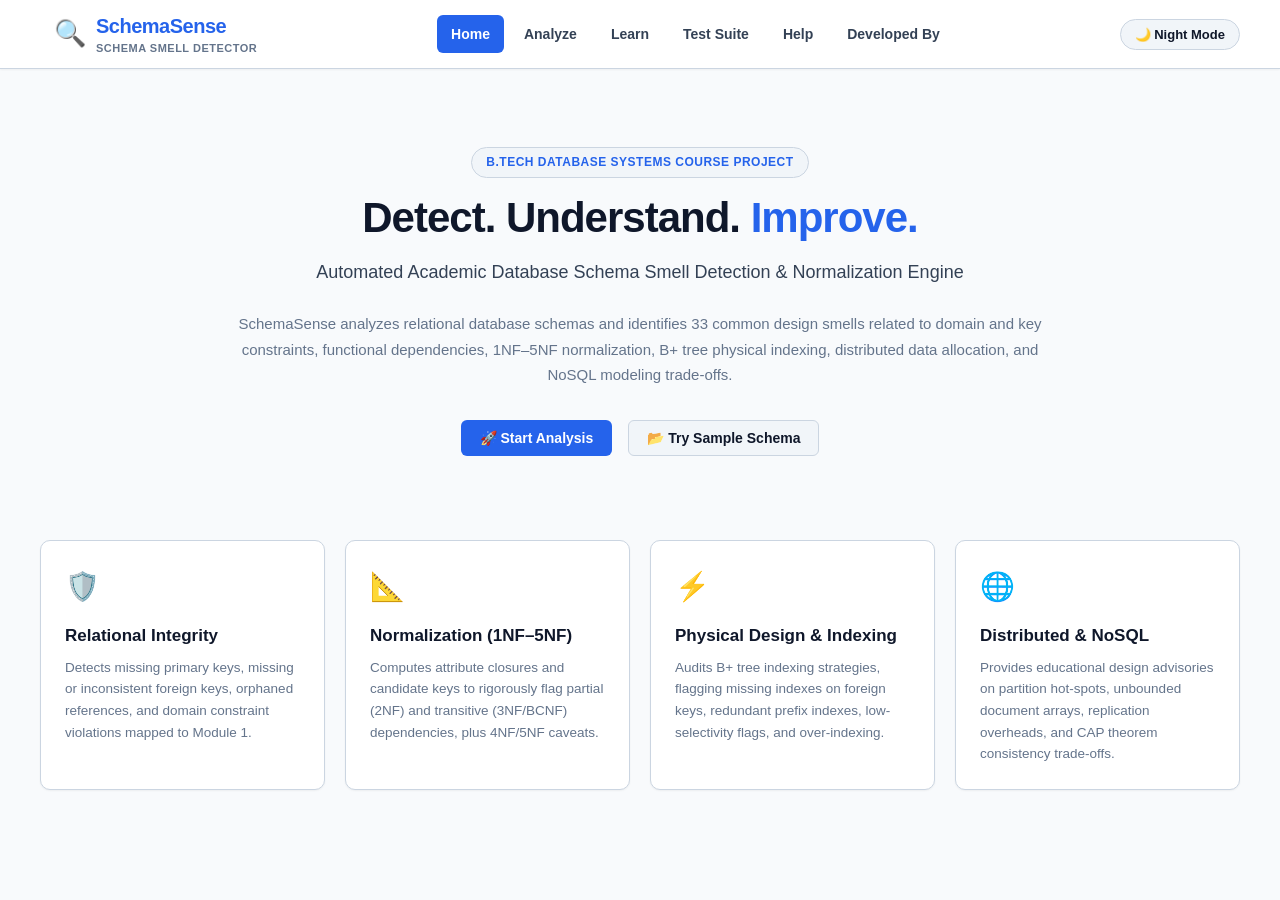
<file: templates/index.html>
<!DOCTYPE html>
<html lang="en" data-theme="light">
<head>
    <meta charset="UTF-8">
    <meta name="viewport" content="width=device-width, initial-scale=1.0">
    <title>SchemaSense – Database Schema Smell Detector</title>
    <link rel="stylesheet" href="/static/css/style.css">
</head>
<body>

    <!-- ==========================================================================
         TOP NAVIGATION BAR
         ========================================================================== -->
    <header class="site-header">
        <div class="header-inner">
            <div class="logo-area nav-link" data-view="home">
                <span class="logo-icon">🔍</span>
                <div>
                    <span class="logo-title">SchemaSense</span>
                    <span class="logo-subtitle">Schema Smell Detector</span>
                </div>
            </div>

            <nav class="main-nav">
                <a href="#" class="nav-link active" data-view="home">Home</a>
                <a href="#" class="nav-link" data-view="analyze">Analyze</a>
                <a href="#" class="nav-link" data-view="learn">Learn</a>
                <a href="#" class="nav-link" data-view="tests">Test Suite</a>
                <a href="#" class="nav-link" data-view="help">Help</a>
                <a href="#" class="nav-link" data-view="developed-by">Developed By</a>
            </nav>

            <div class="header-actions">
                <button class="btn-theme-toggle" id="theme-toggle-btn" title="Toggle Day / Night Mode">
                    🌙 Night Mode
                </button>
            </div>
        </div>
    </header>

    <!-- ==========================================================================
         1. HOME VIEW
         ========================================================================== -->
    <main id="view-home" class="page-view active">
        <section class="hero-section">
            <div class="hero-badge">B.Tech Database Systems Course Project</div>
            <h1 class="hero-title">Detect. Understand. <span>Improve.</span></h1>
            <p class="hero-tagline">Automated Academic Database Schema Smell Detection & Normalization Engine</p>
            <p class="hero-description">
                SchemaSense analyzes relational database schemas and identifies 33 common design smells related to
                domain and key constraints, functional dependencies, 1NF–5NF normalization, B+ tree physical indexing,
                distributed data allocation, and NoSQL modeling trade-offs.
            </p>
            <div class="hero-buttons">
                <button class="btn btn-primary" id="cta-start-analysis">🚀 Start Analysis</button>
                <button class="btn btn-secondary" id="cta-try-sample">📂 Try Sample Schema</button>
            </div>
        </section>

        <div class="home-features-grid">
            <div class="feature-card">
                <div class="feature-icon">🛡️</div>
                <h3>Relational Integrity</h3>
                <p>Detects missing primary keys, missing or inconsistent foreign keys, orphaned references, and domain constraint violations mapped to Module 1.</p>
            </div>
            <div class="feature-card">
                <div class="feature-icon">📐</div>
                <h3>Normalization (1NF–5NF)</h3>
                <p>Computes attribute closures and candidate keys to rigorously flag partial (2NF) and transitive (3NF/BCNF) dependencies, plus 4NF/5NF caveats.</p>
            </div>
            <div class="feature-card">
                <div class="feature-icon">⚡</div>
                <h3>Physical Design & Indexing</h3>
                <p>Audits B+ tree indexing strategies, flagging missing indexes on foreign keys, redundant prefix indexes, low-selectivity flags, and over-indexing.</p>
            </div>
            <div class="feature-card">
                <div class="feature-icon">🌐</div>
                <h3>Distributed & NoSQL</h3>
                <p>Provides educational design advisories on partition hot-spots, unbounded document arrays, replication overheads, and CAP theorem consistency trade-offs.</p>
            </div>
        </div>
    </main>

    <!-- ==========================================================================
         2. ANALYZE VIEW
         ========================================================================== -->
    <main id="view-analyze" class="page-view">
        <!-- Visual Processing Pipeline Stepper -->
        <div class="pipeline-stepper" title="Demonstration Processing Pipeline">
            <div class="pipeline-step completed" id="pipe-step-1">
                <span class="step-circle">1</span>
                <span>Input</span>
            </div>
            <span class="step-divider">→</span>
            <div class="pipeline-step completed" id="pipe-step-2">
                <span class="step-circle">2</span>
                <span>SQL Parsing</span>
            </div>
            <span class="step-divider">→</span>
            <div class="pipeline-step completed" id="pipe-step-3">
                <span class="step-circle">3</span>
                <span>Schema Extraction</span>
            </div>
            <span class="step-divider">→</span>
            <div class="pipeline-step completed" id="pipe-step-4">
                <span class="step-circle">4</span>
                <span>Constraints</span>
            </div>
            <span class="step-divider">→</span>
            <div class="pipeline-step completed" id="pipe-step-5">
                <span class="step-circle">5</span>
                <span>Dependency Analysis</span>
            </div>
            <span class="step-divider">→</span>
            <div class="pipeline-step completed" id="pipe-step-6">
                <span class="step-circle">6</span>
                <span>Normalization</span>
            </div>
            <span class="step-divider">→</span>
            <div class="pipeline-step completed" id="pipe-step-7">
                <span class="step-circle">7</span>
                <span>Smell Detection</span>
            </div>
            <span class="step-divider">→</span>
            <div class="pipeline-step completed" id="pipe-step-8">
                <span class="step-circle">8</span>
                <span>Recommendations</span>
            </div>
            <span class="step-divider">→</span>
            <div class="pipeline-step completed" id="pipe-step-9">
                <span class="step-circle">9</span>
                <span>Visualization</span>
            </div>
            <span class="step-divider">→</span>
            <div class="pipeline-step completed" id="pipe-step-10">
                <span class="step-circle">10</span>
                <span>Report</span>
            </div>
        </div>

        <!-- Sample Loader Bar -->
        <div class="sample-bar">
            <div class="sample-controls">
                <label for="sample-schema-select"><strong>Sample Schema:</strong></label>
                <select id="sample-schema-select" class="form-select">
                    <option value="student-mgmt">Sample 1: Student Management (3NF violation, missing constraints)</option>
                    <option value="hospital-mgmt">Sample 2: Hospital Management (repeating groups, 1NF multivalued)</option>
                    <option value="ecommerce-system">Sample 3: E-Commerce System (2NF violation, duplicate index)</option>
                    <option value="library-mgmt">Sample 4: Library Management (relationship smells, non-atomic)</option>
                    <option value="perfect-schema">Benchmark: Perfectly Designed Academic Schema (All Pass)</option>
                </select>
                <button class="btn btn-secondary" id="btn-load-sample">Load Sample</button>
            </div>
            <div id="sample-description-box"></div>
        </div>

        <!-- Input Mode Tabs -->
        <div class="input-tabs-nav">
            <button class="input-tab-btn active" data-pane="pane-sql">Tab 1: SQL DDL Input</button>
            <button class="input-tab-btn" data-pane="pane-visual">Tab 2: Visual Schema Builder</button>
            <button class="input-tab-btn" data-pane="pane-advanced">Tab 3: Advanced Analysis (FDs & Distributed)</button>
        </div>

        <!-- Tab 1: SQL DDL Input -->
        <div class="input-tab-pane active" id="pane-sql">
            <div class="editor-box">
                <textarea id="sql-input" class="sql-textarea" placeholder="Paste SQL CREATE TABLE / CREATE INDEX statements here..." spellcheck="false"></textarea>
            </div>
        </div>

        <!-- Tab 2: Visual Schema Input -->
        <div class="input-tab-pane" id="pane-visual">
            <div style="margin-bottom: 12px;">
                <button class="btn btn-secondary" id="btn-visual-add-table">+ Add Table</button>
                <span class="text-muted" style="margin-left: 10px; font-size: 13px;">Define tables and attributes visually.</span>
            </div>
            <div id="visual-tables-list"></div>
        </div>

        <!-- Tab 3: Advanced Analysis Options -->
        <div class="input-tab-pane" id="pane-advanced">
            <div style="display: grid; grid-template-columns: repeat(auto-fit, minmax(320px, 1fr)); gap: 16px;">
                <div class="chart-card">
                    <h4>Functional Dependencies (Optional)</h4>
                    <p class="text-muted" style="font-size: 12px; margin-bottom: 8px;">Enter one per line, e.g., <code>student_id -> student_name, dept_id</code></p>
                    <textarea id="fd-input" class="fd-textarea" style="min-height: 140px;" placeholder="student_id -> student_name, department_id&#10;department_id -> department_name" spellcheck="false"></textarea>
                </div>
                <div class="chart-card">
                    <h4>Workload & Physical Design Options</h4>
                    <div style="margin-bottom: 10px;">
                        <label style="font-size: 12px; font-weight: bold;">Frequently Queried Filter Columns (comma separated):</label>
                        <input type="text" id="adv-search-cols" class="form-input" style="width: 100%; margin-top: 4px;" placeholder="Orders.customer_id, Student.department_id">
                    </div>
                    <div style="margin-bottom: 10px;">
                        <label style="font-size: 12px; font-weight: bold;">NoSQL Model Type (Optional):</label>
                        <select id="adv-nosql-model" class="form-select" style="width: 100%; margin-top: 4px;">
                            <option value="none">None (Standard Relational RDBMS)</option>
                            <option value="document">Document Database (e.g. MongoDB)</option>
                            <option value="key-value">Key-Value Store (e.g. DynamoDB / Redis)</option>
                            <option value="columnar">Wide-Column Store (e.g. Cassandra)</option>
                            <option value="graph">Graph Database (e.g. Neo4j)</option>
                        </select>
                    </div>
                    <div style="margin-bottom: 10px;">
                        <label style="font-size: 12px; font-weight: bold;">Partition Key Candidate:</label>
                        <input type="text" id="adv-partition-key" class="form-input" style="width: 100%; margin-top: 4px;" placeholder="e.g. status, user_id, date">
                    </div>
                    <div style="display: flex; gap: 12px;">
                        <div style="flex: 1;">
                            <label style="font-size: 12px; font-weight: bold;">Replication Factor:</label>
                            <input type="number" id="adv-repl-factor" class="form-input" style="width: 100%; margin-top: 4px;" value="1" min="1" max="10">
                        </div>
                        <div style="flex: 1;">
                            <label style="font-size: 12px; font-weight: bold;">Fragmentation:</label>
                            <select id="adv-fragmentation" class="form-select" style="width: 100%; margin-top: 4px;">
                                <option value="none">None</option>
                                <option value="horizontal">Horizontal</option>
                                <option value="vertical">Vertical</option>
                                <option value="hybrid">Hybrid</option>
                            </select>
                        </div>
                    </div>
                    <div style="margin-top: 12px;">
                        <label style="font-size: 12px; font-weight: bold;">Stated CAP Priorities:</label>
                        <div style="display: flex; gap: 14px; margin-top: 4px;">
                            <label class="checkbox-label"><input type="checkbox" id="cap-c" checked> Consistency (C)</label>
                            <label class="checkbox-label"><input type="checkbox" id="cap-a" checked> Availability (A)</label>
                            <label class="checkbox-label"><input type="checkbox" id="cap-p"> Partition Tolerance (P)</label>
                        </div>
                    </div>
                </div>
            </div>
        </div>

        <!-- Action Buttons -->
        <div class="action-bar" style="margin-top: 16px;">
            <button class="btn btn-primary" id="btn-run-analysis" style="font-size: 15px; padding: 10px 24px;">
                ⚡ Analyze Schema
            </button>
            <button class="btn btn-outline" id="btn-clear-input">Clear</button>
        </div>

        <!-- Error Container -->
        <div id="analysis-error-box" style="display: none; margin-bottom: 24px;"></div>

        <!-- ==========================================================================
             RESULTS DASHBOARD (DISPLAYED AFTER ANALYSIS)
             ========================================================================== -->
        <section id="results-section">
            <!-- Health & Export Bar -->
            <div class="results-header-card">
                <div class="health-status-block">
                    <div>
                        <span class="info-label">Overall Schema Health</span>
                        <div id="res-health-badge" class="health-badge health-good">Good</div>
                    </div>
                    <div style="max-width: 480px;">
                        <p id="res-health-desc" style="font-size: 13.5px; color: var(--text-secondary);"></p>
                    </div>
                </div>
                <div style="display: flex; gap: 8px; flex-wrap: wrap;">
                    <button class="btn btn-primary btn-sm" id="btn-download-pdf">📄 Download PDF Report</button>
                    <button class="btn btn-secondary btn-sm" id="btn-download-txt">📝 Download TXT Report</button>
                    <button class="btn btn-outline btn-sm" id="btn-download-json">{ } JSON Export</button>
                </div>
            </div>

            <!-- Metrics Summary Tiles -->
            <div class="metrics-summary-bar">
                <div class="metric-tile">
                    <div class="metric-num" id="metric-tables">0</div>
                    <div class="metric-label">Tables</div>
                </div>
                <div class="metric-tile">
                    <div class="metric-num" id="metric-columns">0</div>
                    <div class="metric-label">Columns</div>
                </div>
                <div class="metric-tile">
                    <div class="metric-num" id="metric-pks">0</div>
                    <div class="metric-label">Primary Keys</div>
                </div>
                <div class="metric-tile">
                    <div class="metric-num" id="metric-fks">0</div>
                    <div class="metric-label">Foreign Keys</div>
                </div>
                <div class="metric-tile">
                    <div class="metric-num" id="metric-indexes">0</div>
                    <div class="metric-label">Indexes</div>
                </div>
                <div class="metric-tile">
                    <div class="metric-num" id="metric-highest-nf" style="font-size: 16px; margin-top: 4px;">1NF</div>
                    <div class="metric-label">Overall Normal Form</div>
                </div>
                <div class="metric-tile">
                    <div class="metric-num" id="count-critical" style="color: #ef4444;">0</div>
                    <div class="metric-label">Critical Issues</div>
                </div>
                <div class="metric-tile">
                    <div class="metric-num" id="count-warning" style="color: #f59e0b;">0</div>
                    <div class="metric-label">Warnings</div>
                </div>
                <div class="metric-tile">
                    <div class="metric-num" id="count-suggestion" style="color: #3b82f6;">0</div>
                    <div class="metric-label">Suggestions</div>
                </div>
            </div>

            <!-- Charts Grid -->
            <div class="charts-grid">
                <div class="chart-card">
                    <h4>Smells by Category</h4>
                    <div id="chart-categories"></div>
                </div>
                <div class="chart-card">
                    <h4>Severity Distribution</h4>
                    <div id="chart-severity"></div>
                </div>
                <div class="chart-card">
                    <h4>Table-wise Smell Count</h4>
                    <div id="chart-tables"></div>
                </div>
            </div>

            <!-- Stepwise Normalization Ladder -->
            <div class="norm-section-card">
                <h3 style="font-size: 18px; margin-bottom: 6px; color: var(--text-primary);">Stepwise Normalization Analysis (1NF – 5NF)</h3>
                <p class="text-muted" style="font-size: 13px; margin-bottom: 16px;">
                    Algorithmically evaluates compliance through attribute closures, Armstrong's axioms, and candidate keys.
                </p>
                <div id="norm-ladder-container"></div>
            </div>

            <!-- Interactive SVG ER Diagram -->
            <div class="er-section-card">
                <h3 style="font-size: 18px; margin-bottom: 6px; color: var(--text-primary);">Relational Schema & Constraint Visualization</h3>
                <p class="text-muted" style="font-size: 13px; margin-bottom: 16px;">
                    Entity relationships with foreign keys and problem highlights.
                </p>
                <div class="er-canvas-wrapper" id="er-diagram-container"></div>
            </div>

            <!-- Before / After Suggested Redesign -->
            <div class="er-section-card">
                <h3 style="font-size: 18px; margin-bottom: 6px; color: var(--text-primary);">Suggested Normalization Redesign (Before vs After)</h3>
                <div id="redesign-content"></div>
            </div>

            <!-- Detected Smells List -->
            <div class="smells-section">
                <div class="smells-filter-bar">
                    <div style="display: flex; gap: 12px; flex-wrap: wrap;">
                        <div class="filter-group">
                            <label for="filter-severity">Severity:</label>
                            <select id="filter-severity" class="form-select">
                                <option value="all">All Severities</option>
                                <option value="HIGH">High (Critical)</option>
                                <option value="MEDIUM">Medium (Warning)</option>
                                <option value="LOW">Low (Suggestion)</option>
                            </select>
                        </div>
                        <div class="filter-group">
                            <label for="filter-category">Category:</label>
                            <select id="filter-category" class="form-select">
                                <option value="all">All Categories</option>
                                <option value="Relational Schema">Relational Schema</option>
                                <option value="Normalization">Normalization</option>
                                <option value="Normalization Consequences / Anomalies">Anomalies</option>
                                <option value="Physical Design & Indexing">Indexing</option>
                                <option value="Distributed & NoSQL Design">Distributed / NoSQL</option>
                            </select>
                        </div>
                        <div class="filter-group">
                            <label for="filter-status">Status:</label>
                            <select id="filter-status" class="form-select">
                                <option value="all">All Statuses</option>
                                <option value="Detected">Detected</option>
                                <option value="Potential / Needs Review">Potential / Needs Review</option>
                            </select>
                        </div>
                    </div>
                    <div>
                        <button class="btn btn-outline btn-sm" id="btn-expand-all">Expand All</button>
                        <button class="btn btn-outline btn-sm" id="btn-collapse-all">Collapse All</button>
                    </div>
                </div>

                <div id="smells-list-container"></div>
            </div>

            <!-- Syllabus Concepts Demonstrated -->
            <div class="norm-section-card">
                <h4 style="font-size: 16px; margin-bottom: 8px;">📚 Database Concepts Demonstrated in this Analysis:</h4>
                <ul id="concepts-list" style="list-style: none; padding-left: 0;"></ul>
            </div>
        </section>
    </main>

    <!-- ==========================================================================
         3. LEARN VIEW (TOPICS A - T & VIDEO)
         ========================================================================== -->
    <main id="view-learn" class="page-view">
        <div style="max-width: 900px; margin: 0 auto;">
            <h2 style="font-size: 28px; font-weight: 800; margin-bottom: 8px;">Database Systems Curriculum Knowledge Base</h2>
            <p class="text-muted" style="margin-bottom: 24px;">Comprehensive academic explanations for Topics A through T mapped directly to course modules.</p>

            <!-- Embedded Educational Video -->
            <div class="chart-card" style="margin-bottom: 30px;">
                <h4>🎥 Featured Lecture: Database Normalization (1NF, 2NF, 3NF, BCNF)</h4>
                <p class="text-muted" style="font-size: 13px; margin-bottom: 12px;">Curated educational video illustrating Boyce-Codd Normal Form and functional dependencies.</p>
                <div class="video-container">
                    <iframe src="https://www.youtube.com/embed/UrYLYV7WSHM" title="Database Normalization - 1NF, 2NF, 3NF, BCNF" frameborder="0" allow="accelerometer; autoplay; clipboard-write; encrypted-media; gyroscope; picture-in-picture" allowfullscreen></iframe>
                </div>
            </div>

            <div class="learn-grid">
                <!-- A -->
                <div class="concept-card">
                    <h3>A. What is a Database Schema?</h3>
                    <p>A database schema represents the formal logical blueprint defining the structure of a database. It specifies entity relation structures, attribute names, domains/data types, and integrity constraints without storing the actual data instances themselves.</p>
                    <span class="badge badge-syllabus">Module 1</span>
                </div>

                <!-- B -->
                <div class="concept-card">
                    <h3>B. What is a Database Smell?</h3>
                    <p>A database smell is a symptom of poor schema design that violates relational theory, compromises entity or referential integrity, risks data anomalies, or degrades query performance without necessarily throwing a syntax error.</p>
                    <span class="badge badge-syllabus">Core Theory</span>
                </div>

                <!-- C -->
                <div class="concept-card">
                    <h3>C. Why Database Design Matters</h3>
                    <p>Suboptimal schemas cause severe storage bloat, inconsistent multi-row updates, broken application logic, slow table joins, and lock contention. Clean relational modeling preserves data integrity at the persistence layer.</p>
                    <span class="badge badge-syllabus">Module 1 & 2</span>
                </div>

                <!-- D -->
                <div class="concept-card">
                    <h3>D. Primary Keys & Candidate Keys</h3>
                    <p>A <em>candidate key</em> is a minimal superkey capable of uniquely identifying any tuple. The schema designer chooses one candidate key as the <em>Primary Key</em>, enforcing Entity Integrity: no part of the primary key may be NULL.</p>
                    <span class="badge badge-syllabus">Module 1</span>
                </div>

                <!-- E -->
                <div class="concept-card">
                    <h3>E. Foreign Keys & Referential Integrity</h3>
                    <p>A foreign key matches the candidate key of another (or the same) relation. Referential integrity dictates that every foreign key value must either match an existing parent key or be NULL, preventing orphaned tuples.</p>
                    <span class="badge badge-syllabus">Module 1</span>
                </div>

                <!-- F -->
                <div class="concept-card">
                    <h3>F. Functional Dependencies (FDs)</h3>
                    <p>A functional dependency \(X \rightarrow Y\) states that the values of attribute set \(X\) uniquely determine the values of attribute set \(Y\). Armstrong's Axioms (Reflexivity, Augmentation, Transitivity) form the sound and complete basis for computing closures.</p>
                    <span class="badge badge-syllabus">Module 2</span>
                </div>

                <!-- G -->
                <div class="concept-card">
                    <h3>G. First Normal Form (1NF)</h3>
                    <p>A relation is in 1NF if and only if all domain attributes are atomic (no repeating groups, comma-separated lists, or nested relations) and every tuple is uniquely distinguishable (has a primary key).</p>
                    <span class="badge badge-syllabus">Module 2</span>
                </div>

                <!-- H -->
                <div class="concept-card">
                    <h3>H. Second Normal Form (2NF)</h3>
                    <p>A relation is in 2NF if it is in 1NF and every non-prime attribute is fully functionally dependent on every candidate key. It prohibits partial dependencies where a column depends on only part of a composite key.</p>
                    <span class="badge badge-syllabus">Module 2</span>
                </div>

                <!-- I -->
                <div class="concept-card">
                    <h3>I. Third Normal Form (3NF)</h3>
                    <p>A relation is in 3NF if it is in 2NF and no non-prime attribute is transitively dependent on a candidate key. For every non-trivial \(X \rightarrow A\), either \(X\) is a superkey or \(A\) is a prime attribute.</p>
                    <span class="badge badge-syllabus">Module 2</span>
                </div>

                <!-- J -->
                <div class="concept-card">
                    <h3>J. Boyce-Codd Normal Form (BCNF)</h3>
                    <p>BCNF is a stricter version of 3NF. A relation is in BCNF if and only if for every non-trivial functional dependency \(X \rightarrow A\), determinant \(X\) is a superkey. It eliminates anomalies when overlapping composite keys exist.</p>
                    <span class="badge badge-syllabus">Module 2</span>
                </div>

                <!-- K -->
                <div class="concept-card">
                    <h3>K. Fourth Normal Form (4NF)</h3>
                    <p>A relation is in 4NF if it is in BCNF and contains no non-trivial Multivalued Dependencies (MVDs, \(X \twoheadrightarrow Y\)) where \(X\) is not a superkey. It prevents storing independent multi-valued facts (e.g. skills and spoken languages) together.</p>
                    <span class="badge badge-syllabus">Module 2</span>
                </div>

                <!-- L -->
                <div class="concept-card">
                    <h3>L. Fifth Normal Form (5NF / PJNF)</h3>
                    <p>Project-Join Normal Form (5NF) deals with relations that cannot be decomposed losslessly into two components, but can be decomposed into three or more projections via join dependencies (\(*\{R_1, R_2, \dots, R_n\}\)).</p>
                    <span class="badge badge-syllabus">Module 2</span>
                </div>

                <!-- M -->
                <div class="concept-card">
                    <h3>M. Database Anomalies</h3>
                    <p><strong>Update Anomaly:</strong> Changing a fact requires updating multiple rows.<br>
                    <strong>Insert Anomaly:</strong> Cannot insert an independent entity without creating dummy parent records.<br>
                    <strong>Delete Anomaly:</strong> Deleting one entity accidentally purges information about another entity.</p>
                    <span class="badge badge-syllabus">Module 2</span>
                </div>

                <!-- N -->
                <div class="concept-card">
                    <h3>N. Physical Indexing Fundamentals</h3>
                    <p>Indexes are auxiliary data structures that accelerate record retrieval at the cost of disk space and write overhead. Index selectivity measures the percentage of rows returned: high selectivity justifies index usage.</p>
                    <span class="badge badge-syllabus">Module 3</span>
                </div>

                <!-- O -->
                <div class="concept-card">
                    <h3>O. B+ Tree Indexing</h3>
                    <p>B+ Trees maintain balanced logarithmic height \(O(\log N)\) where all data records or row pointers reside in leaf nodes linked sequentially. Leftmost prefix matching allows a compound index on \((A, B)\) to satisfy searches on \(A\).</p>
                    <span class="badge badge-syllabus">Module 3</span>
                </div>

                <!-- P -->
                <div class="concept-card">
                    <h3>P. Transactions and ACID Properties</h3>
                    <p><strong>Atomicity:</strong> All-or-nothing execution.<br>
                    <strong>Consistency:</strong> Schema integrity constraints preserved.<br>
                    <strong>Isolation:</strong> Concurrency resembles serial schedule.<br>
                    <strong>Durability:</strong> Committed updates persist through system crashes.</p>
                    <span class="badge badge-syllabus">Module 4</span>
                </div>

                <!-- Q -->
                <div class="concept-card">
                    <h3>Q. Concurrency Control & Two-Phase Locking</h3>
                    <p>Strict Two-Phase Locking (2PL) guarantees conflict serializability by dividing transaction lock acquisition into a Growing Phase (only acquiring locks) and a Shrinking Phase (releasing locks upon commit).</p>
                    <span class="badge badge-syllabus">Module 4</span>
                </div>

                <!-- R -->
                <div class="concept-card">
                    <h3>R. Distributed Databases & Fragmentation</h3>
                    <p>Data can be partitioned across nodes horizontally (rows split by predicate), vertically (columns split by access pattern), or hybrid. Poor fragmentation boundaries trigger expensive distributed joins.</p>
                    <span class="badge badge-syllabus">Module 5</span>
                </div>

                <!-- S -->
                <div class="concept-card">
                    <h3>S. CAP Theorem & PACELC</h3>
                    <p>In the presence of a network partition (\(P\)), a distributed system must choose between Consistency (\(C\)) and Availability (\(A\)). In absence of partition, the system trades off Latency (\(L\)) and Consistency (\(C\)).</p>
                    <span class="badge badge-syllabus">Module 5</span>
                </div>

                <!-- T -->
                <div class="concept-card">
                    <h3>T. NoSQL Database Models</h3>
                    <p>Includes Key-Value (simple primary lookup), Document (hierarchical JSON/BSON with embedding vs referencing trade-offs), Column-family (sparse wide columns), and Graph databases (optimized for recursive traversal).</p>
                    <span class="badge badge-syllabus">Module 5</span>
                </div>
            </div>

            <!-- References Section -->
            <div class="norm-section-card" style="margin-top: 36px;">
                <h3 style="font-size: 18px; margin-bottom: 12px; color: var(--text-primary);">Academic References & Bibliography</h3>
                <ul style="padding-left: 20px; line-height: 1.8; font-size: 13.5px; color: var(--text-secondary);">
                    <li><strong>Silberschatz, A., Korth, H. F., & Sudarshan, S.</strong> (2020). <em>Database System Concepts</em> (7th ed.). McGraw-Hill Education.</li>
                    <li><strong>Elmasri, R., & Navathe, S. B.</strong> (2016). <em>Fundamentals of Database Systems</em> (7th ed.). Pearson.</li>
                    <li><strong>Ramakrishnan, R., & Gehrke, J.</strong> (2003). <em>Database Management Systems</em> (3rd ed.). McGraw-Hill.</li>
                    <li><strong>Codd, E. F.</strong> (1970). <em>A Relational Model of Data for Large Shared Data Banks</em>. Communications of the ACM, 13(6), 377–387.</li>
                    <li><strong>Brewer, E. A.</strong> (2012). <em>CAP twelve years later: How the "rules" have changed</em>. Computer, 45(2), 23–29.</li>
                    <li><strong>Fowler, M., & Sadalage, P. J.</strong> (2012). <em>NoSQL Distilled: A Brief Guide to the Emerging World of Polyglot Persistence</em>. Addison-Wesley.</li>
                </ul>
            </div>
        </div>
    </main>

    <!-- ==========================================================================
         4. TEST SUITE VIEW
         ========================================================================== -->
    <main id="view-tests" class="page-view">
        <div class="test-suite-card">
            <div style="display: flex; align-items: center; justify-content: space-between; margin-bottom: 16px; flex-wrap: wrap; gap: 12px;">
                <div>
                    <h2 style="font-size: 24px; font-weight: 800; color: var(--text-primary);">Automated Verification Test Suite</h2>
                    <p class="text-muted" style="font-size: 13px;">Executes 12 unit tests verifying parsing resilience, constraint validation, 1NF–5NF normalization, and physical indexing rules.</p>
                </div>
                <div style="display: flex; align-items: center; gap: 12px;">
                    <span id="test-suite-summary-badge" class="badge" style="font-size: 13px; padding: 6px 12px;">Ready</span>
                    <button class="btn btn-primary" id="btn-run-tests">▶ Run All 12 Tests</button>
                </div>
            </div>

            <div id="test-suite-results">
                <div class="chart-empty-state" style="padding: 30px; text-align: center; color: var(--text-muted);">
                    Click "Run All 12 Tests" to execute verification assertions in real time.
                </div>
            </div>
        </div>
    </main>

    <!-- ==========================================================================
         5. HELP SECTION
         ========================================================================== -->
    <main id="view-help" class="page-view">
        <div style="max-width: 860px; margin: 0 auto;">
            <h2 style="font-size: 28px; font-weight: 800; margin-bottom: 12px;">SchemaSense User Manual</h2>
            <p class="text-muted" style="margin-bottom: 24px;">Step-by-step instructions for analyzing schemas, reviewing normalization breakdowns, and generating academic reports.</p>

            <div class="norm-section-card">
                <h4 style="font-size: 16px; margin-bottom: 12px; color: var(--color-primary);">Step-by-Step Workflow Guide:</h4>
                <ol style="padding-left: 20px; line-height: 1.9; font-size: 14px; color: var(--text-secondary);">
                    <li><strong>Open the Schema Analyzer:</strong> Navigate to the <em>Analyze</em> tab in the top navigation bar.</li>
                    <li><strong>Choose Input Method:</strong>
                        <ul style="padding-left: 18px; margin: 4px 0;">
                            <li><strong>Tab 1 (SQL DDL):</strong> Paste your SQL schema statements (<code>CREATE TABLE</code>, <code>CREATE INDEX</code>).</li>
                            <li><strong>Tab 2 (Visual Schema Builder):</strong> Interactively add tables, select data types, and check Primary Key, Unique, or NOT NULL constraints.</li>
                            <li><strong>Tab 3 (Advanced Options):</strong> Optionally provide functional dependencies (<code>A -> B</code>), partition keys, or NoSQL model parameters.</li>
                        </ul>
                    </li>
                    <li><strong>Load Sample Schema (Optional):</strong> Select a built-in schema from the dropdown (e.g., Student Management) and click <em>Load Sample</em> for instant demonstration.</li>
                    <li><strong>Click "Analyze Schema":</strong> The system executes the 10-stage processing pipeline and generates real-time results.</li>
                    <li><strong>Inspect the Health Summary:</strong> Review overall schema health (Good / Needs Attention / Significant Issues) and key metric tiles.</li>
                    <li><strong>Examine Stepwise Normalization:</strong> Check the table-by-table 1NF, 2NF, 3NF, BCNF, 4NF, and 5NF status ladder.</li>
                    <li><strong>Inspect the Interactive ER Diagram:</strong> Review foreign-key arrows and glowing badges on problematic tables.</li>
                    <li><strong>Filter & Expand Smell Cards:</strong> Filter by severity (High/Medium/Low) to view specific technical explanations, schema examples, and suggestions.</li>
                    <li><strong>Compare Suggested Redesign:</strong> Review the Before vs After normalization panel to understand recommended decompositions.</li>
                    <li><strong>Download Academic Report:</strong> Export a comprehensive report in <strong>PDF</strong>, <strong>TXT</strong>, or <strong>JSON</strong> format.</li>
                </ol>
            </div>
        </div>
    </main>

    <!-- ==========================================================================
         6. DEVELOPED BY SECTION
         ========================================================================== -->
    <main id="view-developed-by" class="page-view">
        <div style="max-width: 860px; margin: 0 auto; text-align: center;">
            <div class="hero-badge">Academic Project Team</div>
            <h2 style="font-size: 30px; font-weight: 800; margin-bottom: 8px;">Project Contributors & Mentorship</h2>
            <p class="text-muted" style="margin-bottom: 36px;">B.Tech Course in Database Systems | SchemaSense Academic Capstone</p>


            <!-- Hardcoded Team Cards -->
            <div class="team-grid" style="grid-template-columns: repeat(auto-fit, minmax(220px, 1fr));">
                <!-- Team Member 1 -->
                <div class="team-card">
                    <div class="student-avatar-placeholder">👤</div>
                    <h4>Sneha Sahu</h4>
                    <div class="reg-number">Register No: 25BCE5319</div>
                    <p class="text-muted" style="font-size: 13px;">B.Tech Computer Science &amp; Engineering</p>
                </div>

                <!-- Team Member 2 -->
                <div class="team-card">
                    <div class="student-avatar-placeholder">👤</div>
                    <h4>Ananya Krishna</h4>
                    <div class="reg-number">Register No: 25BCE5333</div>
                    <p class="text-muted" style="font-size: 13px;">B.Tech Computer Science &amp; Engineering</p>
                </div>

                <!-- Team Member 3 -->
                <div class="team-card">
                    <div class="student-avatar-placeholder">👤</div>
                    <h4>Gouthamkrishna S V</h4>
                    <div class="reg-number">Register No: 25BCE5410</div>
                    <p class="text-muted" style="font-size: 13px;">B.Tech Computer Science &amp; Engineering</p>
                </div>
            </div>

            <div class="guide-box">
                <span class="info-label">Faculty Guidance</span>
                <h3 style="font-size: 20px; color: var(--color-primary); margin: 6px 0 2px;">Dr. Swaminathan Annadurai</h3>
                <div style="font-size: 14px; font-weight: 600; color: var(--text-secondary); margin-bottom: 8px;">Assistant Professor</div>
                <p class="text-muted" style="font-size: 13px;">Department of Computer Science &amp; Engineering<br>School of Computer Science &amp; Information Systems</p>
            </div>
        </div>
    </main>

    <!-- ==========================================================================
         JAVASCRIPT MODULES
         ========================================================================== -->
    <script src="/static/js/schema/schemaModel.js"></script>
    <script src="/static/js/parser/sqlParser.js"></script>
    <script src="/static/js/normalization/dependencyEngine.js"></script>
    <script src="/static/js/smells/smellRegistry.js"></script>
    <script src="/static/js/smells/relationalSmells.js"></script>
    <script src="/static/js/smells/normalizationSmells.js"></script>
    <script src="/static/js/smells/consequenceSmells.js"></script>
    <script src="/static/js/smells/indexingSmells.js"></script>
    <script src="/static/js/smells/distributedSmells.js"></script>
    <script src="/static/js/analyzer/schemaAnalyzer.js"></script>
    <script src="/static/js/visualization/erDiagram.js"></script>
    <script src="/static/js/visualization/charts.js"></script>
    <script src="/static/js/reports/reportGenerator.js"></script>
    <script src="/static/js/samples/sampleData.js"></script>
    <script src="/static/js/tests/testSuite.js"></script>
    <script src="/static/js/app.js"></script>
</body>
</html>
</file>
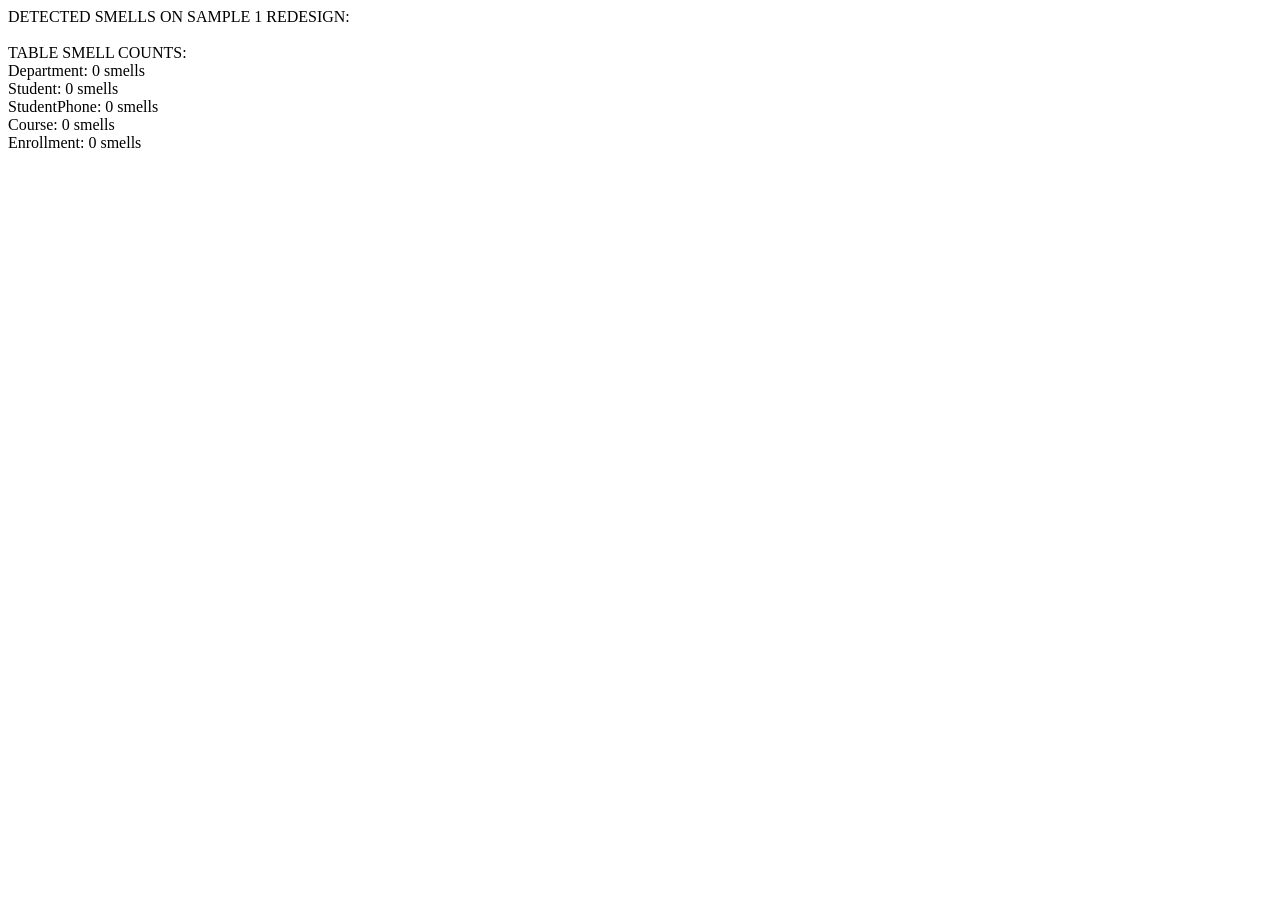
<file: templates/debug_redesign.html>
<!DOCTYPE html>
<html>
<head>
    <script src="/static/js/schema/schemaModel.js"></script>
    <script src="/static/js/parser/sqlParser.js"></script>
    <script src="/static/js/normalization/dependencyEngine.js"></script>
    <script src="/static/js/smells/smellRegistry.js"></script>
    <script src="/static/js/smells/relationalSmells.js"></script>
    <script src="/static/js/smells/normalizationSmells.js"></script>
    <script src="/static/js/smells/consequenceSmells.js"></script>
    <script src="/static/js/smells/indexingSmells.js"></script>
    <script src="/static/js/smells/distributedSmells.js"></script>
    <script src="/static/js/analyzer/schemaAnalyzer.js"></script>
    <script src="/static/js/samples/sampleData.js"></script>
</head>
<body>
    <div id="debug"></div>
    <script>
        window.addEventListener('DOMContentLoaded', () => {
            const sample1 = SAMPLE_SCHEMAS.find(s => s.id === 'student-mgmt');
            const analyzer = new SchemaAnalyzer();
            const res = analyzer.analyze(sample1.suggestedRedesign.after, { functionalDependenciesText: sample1.suggestedRedesign.redesignFDs });
            
            let out = 'DETECTED SMELLS ON SAMPLE 1 REDESIGN:\n';
            res.smells.filter(s => s.status === 'Detected').forEach(s => {
                out += `[${s.severity}] ${s.id} - ${s.name} | Affected: ${s.affectedObject} | Why: ${s.whyDetected}\n`;
            });
            out += '\nTABLE SMELL COUNTS:\n';
            for (const [t, c] of Object.entries(res.summary.tableSmellCounts)) {
                out += `${t}: ${c} smells\n`;
            }
            document.getElementById('debug').innerText = out;
            console.log(out);
        });
    </script>
</body>
</html>
</file>
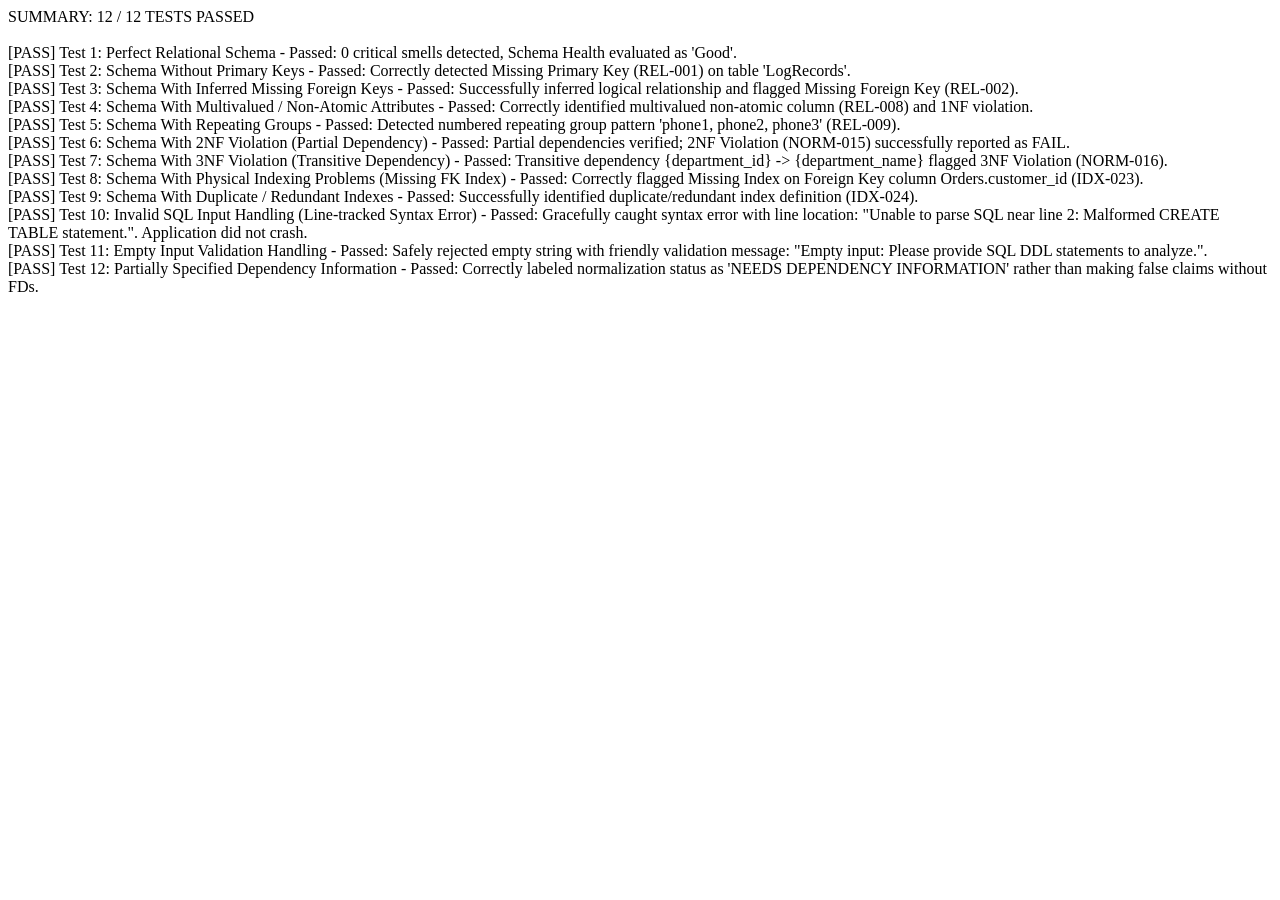
<file: templates/test_runner.html>
<!DOCTYPE html>
<html>
<head>
    <meta charset="utf-8">
    <title>SchemaSense Test Runner</title>
    <script src="/static/js/schema/schemaModel.js"></script>
    <script src="/static/js/parser/sqlParser.js"></script>
    <script src="/static/js/normalization/dependencyEngine.js"></script>
    <script src="/static/js/smells/smellRegistry.js"></script>
    <script src="/static/js/smells/relationalSmells.js"></script>
    <script src="/static/js/smells/normalizationSmells.js"></script>
    <script src="/static/js/smells/consequenceSmells.js"></script>
    <script src="/static/js/smells/indexingSmells.js"></script>
    <script src="/static/js/smells/distributedSmells.js"></script>
    <script src="/static/js/analyzer/schemaAnalyzer.js"></script>
    <script src="/static/js/tests/testSuite.js"></script>
</head>
<body>
    <div id="output">Running...</div>
    <script>
        window.addEventListener('DOMContentLoaded', async () => {
            const suite = new SchemaSenseTestSuite();
            const results = await suite.runAllTests();
            const outDiv = document.getElementById('output');
            let passed = 0;
            let report = '';
            results.forEach(r => {
                if (r.passed) passed++;
                report += `[${r.passed ? 'PASS' : 'FAIL'}] Test ${r.id}: ${r.name} - ${r.details}\n`;
            });
            report = `SUMMARY: ${passed} / ${results.length} TESTS PASSED\n\n` + report;
            outDiv.innerText = report;
            console.log(report);
            document.title = `TESTS_DONE: ${passed}/${results.length}`;
        });
    </script>
</body>
</html>
</file>
<file: static/css/style.css>
/* ==========================================================================
   SchemaSense – Academic Theme & Stylesheet
   Supports Day (Light) and Night (Dark) Modes with High Accessibility Contrast
   ========================================================================== */

:root, [data-theme="light"] {
    --bg-primary: #f8fafc;
    --bg-surface: #ffffff;
    --bg-card: #ffffff;
    --bg-input: #ffffff;
    --bg-subtle: #f1f5f9;
    --table-header-bg: #e2e8f0;
    --chart-bg: #e2e8f0;

    --text-primary: #0f172a;
    --text-secondary: #334155;
    --text-muted: #64748b;
    --border-color: #cbd5e1;
    --border-subtle: #e2e8f0;

    --color-primary: #2563eb;
    --color-primary-hover: #1d4ed8;
    --color-secondary: #475569;
    --color-accent: #0284c7;

    --badge-high-bg: #fee2e2;
    --badge-high-text: #b91c1c;
    --badge-med-bg: #fef3c7;
    --badge-med-text: #b45309;
    --badge-low-bg: #e0f2fe;
    --badge-low-text: #0369a1;

    --badge-pass-bg: #dcfce7;
    --badge-pass-text: #15803d;
    --badge-fail-bg: #fee2e2;
    --badge-fail-text: #b91c1c;
    --badge-info-bg: #fef3c7;
    --badge-info-text: #b45309;

    --shadow-sm: 0 1px 2px 0 rgb(0 0 0 / 0.05);
    --shadow-md: 0 4px 6px -1px rgb(0 0 0 / 0.1), 0 2px 4px -2px rgb(0 0 0 / 0.1);
    --shadow-lg: 0 10px 15px -3px rgb(0 0 0 / 0.1), 0 4px 6px -4px rgb(0 0 0 / 0.1);

    --code-bg: #1e293b;
    --code-text: #f8fafc;
}

[data-theme="dark"] {
    --bg-primary: #0b1120;
    --bg-surface: #111827;
    --bg-card: #1f2937;
    --bg-input: #111827;
    --bg-subtle: #1e293b;
    --table-header-bg: #374151;
    --chart-bg: #374151;

    --text-primary: #f9fafb;
    --text-secondary: #e5e7eb;
    --text-muted: #9ca3af;
    --border-color: #374151;
    --border-subtle: #1f2937;

    --color-primary: #3b82f6;
    --color-primary-hover: #60a5fa;
    --color-secondary: #94a3b8;
    --color-accent: #38bdf8;

    --badge-high-bg: #7f1d1d;
    --badge-high-text: #fecaca;
    --badge-med-bg: #78350f;
    --badge-med-text: #fef3c7;
    --badge-low-bg: #075985;
    --badge-low-text: #e0f2fe;

    --badge-pass-bg: #14532d;
    --badge-pass-text: #bbf7d0;
    --badge-fail-bg: #7f1d1d;
    --badge-fail-text: #fecaca;
    --badge-info-bg: #78350f;
    --badge-info-text: #fef3c7;

    --shadow-sm: 0 1px 2px 0 rgb(0 0 0 / 0.5);
    --shadow-md: 0 4px 6px -1px rgb(0 0 0 / 0.5);
    --shadow-lg: 0 10px 15px -3px rgb(0 0 0 / 0.5);

    --code-bg: #030712;
    --code-text: #f3f4f6;
}

/* ==========================================================================
   BASE & TYPOGRAPHY
   ========================================================================== */
* {
    box-sizing: border-box;
    margin: 0;
    padding: 0;
}

body {
    font-family: -apple-system, BlinkMacSystemFont, "Segoe UI", Roboto, "Helvetica Neue", Arial, sans-serif;
    font-size: 15px;
    line-height: 1.6;
    background-color: var(--bg-primary);
    color: var(--text-primary);
    transition: background-color 0.2s ease, color 0.2s ease;
}

code, pre {
    font-family: "SFMono-Regular", Consolas, "Liberation Mono", Menlo, Courier, monospace;
}

a {
    color: var(--color-primary);
    text-decoration: none;
}

a:hover {
    text-decoration: underline;
}

/* ==========================================================================
   NAVIGATION
   ========================================================================== */
.site-header {
    background-color: var(--bg-surface);
    border-bottom: 1px solid var(--border-color);
    position: sticky;
    top: 0;
    z-index: 1000;
    box-shadow: var(--shadow-sm);
}

.header-inner {
    max-width: 1240px;
    margin: 0 auto;
    padding: 0 20px;
    height: 68px;
    display: flex;
    align-items: center;
    justify-content: space-between;
}

.logo-area {
    display: flex;
    align-items: center;
    gap: 10px;
    cursor: pointer;
}

.logo-icon {
    font-size: 26px;
}

.logo-title {
    font-size: 20px;
    font-weight: 800;
    color: var(--color-primary);
    letter-spacing: -0.5px;
}

.logo-subtitle {
    font-size: 11px;
    text-transform: uppercase;
    color: var(--text-muted);
    font-weight: 600;
    letter-spacing: 0.5px;
    display: block;
    margin-top: -2px;
}

.main-nav {
    display: flex;
    align-items: center;
    gap: 6px;
}

.nav-link {
    padding: 8px 14px;
    font-size: 14px;
    font-weight: 600;
    color: var(--text-secondary);
    border-radius: 6px;
    transition: all 0.15s ease;
}

.nav-link:hover {
    background-color: var(--bg-subtle);
    color: var(--color-primary);
    text-decoration: none;
}

.nav-link.active {
    background-color: var(--color-primary);
    color: #ffffff;
}

.header-actions {
    display: flex;
    align-items: center;
    gap: 12px;
}

.btn-theme-toggle {
    background: var(--bg-subtle);
    border: 1px solid var(--border-color);
    color: var(--text-primary);
    padding: 7px 14px;
    border-radius: 20px;
    font-size: 13px;
    font-weight: 600;
    cursor: pointer;
    display: flex;
    align-items: center;
    gap: 6px;
    transition: all 0.15s;
}

.btn-theme-toggle:hover {
    background: var(--border-color);
}

/* ==========================================================================
   PAGE VIEWS & CONTAINERS
   ========================================================================== */
.page-view {
    display: none;
    max-width: 1240px;
    margin: 0 auto;
    padding: 30px 20px 60px;
}

.page-view.active {
    display: block;
    animation: fadeIn 0.2s ease-in-out;
}

@keyframes fadeIn {
    from { opacity: 0; transform: translateY(4px); }
    to { opacity: 1; transform: translateY(0); }
}

/* ==========================================================================
   HOME VIEW
   ========================================================================== */
.hero-section {
    text-align: center;
    padding: 48px 20px 36px;
    max-width: 860px;
    margin: 0 auto;
}

.hero-badge {
    display: inline-block;
    background: var(--bg-subtle);
    border: 1px solid var(--border-color);
    padding: 5px 14px;
    border-radius: 20px;
    font-size: 12px;
    font-weight: 700;
    text-transform: uppercase;
    letter-spacing: 0.5px;
    color: var(--color-primary);
    margin-bottom: 16px;
}

.hero-title {
    font-size: 42px;
    font-weight: 900;
    line-height: 1.15;
    letter-spacing: -1px;
    color: var(--text-primary);
    margin-bottom: 16px;
}

.hero-title span {
    color: var(--color-primary);
}

.hero-tagline {
    font-size: 18px;
    font-weight: 500;
    color: var(--text-secondary);
    margin-bottom: 24px;
}

.hero-description {
    font-size: 15px;
    color: var(--text-muted);
    line-height: 1.7;
    margin-bottom: 32px;
}

.hero-buttons {
    display: flex;
    justify-content: center;
    gap: 16px;
}

.home-features-grid {
    display: grid;
    grid-template-columns: repeat(auto-fit, minmax(260px, 1fr));
    gap: 20px;
    margin-top: 48px;
}

.feature-card {
    background: var(--bg-card);
    border: 1px solid var(--border-color);
    border-radius: 10px;
    padding: 24px;
    box-shadow: var(--shadow-sm);
    transition: transform 0.15s, box-shadow 0.15s;
}

.feature-card:hover {
    transform: translateY(-2px);
    box-shadow: var(--shadow-md);
}

.feature-icon {
    font-size: 28px;
    margin-bottom: 12px;
}

.feature-card h3 {
    font-size: 17px;
    font-weight: 700;
    margin-bottom: 8px;
    color: var(--text-primary);
}

.feature-card p {
    font-size: 13.5px;
    color: var(--text-muted);
}

/* ==========================================================================
   ANALYZE VIEW & PIPELINE STEPPER
   ========================================================================== */
.pipeline-stepper {
    display: flex;
    align-items: center;
    justify-content: space-between;
    background: var(--bg-surface);
    border: 1px solid var(--border-color);
    border-radius: 10px;
    padding: 14px 18px;
    margin-bottom: 24px;
    overflow-x: auto;
    box-shadow: var(--shadow-sm);
}

.pipeline-step {
    display: flex;
    align-items: center;
    gap: 8px;
    font-size: 12px;
    font-weight: 600;
    color: var(--text-muted);
    white-space: nowrap;
}

.step-circle {
    width: 24px;
    height: 24px;
    border-radius: 50%;
    background: var(--bg-subtle);
    border: 1px solid var(--border-color);
    display: flex;
    align-items: center;
    justify-content: center;
    font-size: 11px;
}

.pipeline-step.active .step-circle {
    background: var(--color-primary);
    color: #ffffff;
    border-color: var(--color-primary);
    box-shadow: 0 0 0 3px rgba(37, 99, 235, 0.25);
}

.pipeline-step.completed .step-circle {
    background: var(--badge-pass-bg);
    color: var(--badge-pass-text);
    border-color: var(--badge-pass-text);
}

.step-divider {
    color: var(--border-color);
    font-weight: bold;
    padding: 0 6px;
}

/* Sample Bar */
.sample-bar {
    display: flex;
    align-items: center;
    justify-content: space-between;
    background: var(--bg-surface);
    border: 1px solid var(--border-color);
    border-radius: 8px;
    padding: 12px 18px;
    margin-bottom: 20px;
    gap: 16px;
    flex-wrap: wrap;
}

.sample-controls {
    display: flex;
    align-items: center;
    gap: 10px;
}

.sample-info-banner {
    background: var(--bg-subtle);
    border-left: 4px solid var(--color-primary);
    padding: 10px 14px;
    border-radius: 4px;
    font-size: 13px;
    margin-top: 10px;
    width: 100%;
}

.syllabus-tag {
    font-size: 11px;
    color: var(--color-primary);
    font-weight: bold;
    margin-top: 4px;
}

/* Input Section Tabs */
.input-tabs-nav {
    display: flex;
    gap: 8px;
    border-bottom: 2px solid var(--border-color);
    margin-bottom: 16px;
}

.input-tab-btn {
    background: none;
    border: none;
    padding: 10px 18px;
    font-size: 14px;
    font-weight: 600;
    color: var(--text-muted);
    cursor: pointer;
    border-bottom: 2px solid transparent;
    margin-bottom: -2px;
}

.input-tab-btn:hover {
    color: var(--text-primary);
}

.input-tab-btn.active {
    color: var(--color-primary);
    border-bottom-color: var(--color-primary);
}

.input-tab-pane {
    display: none;
}

.input-tab-pane.active {
    display: block;
}

.editor-box {
    position: relative;
    margin-bottom: 16px;
}

.sql-textarea, .fd-textarea {
    width: 100%;
    min-height: 220px;
    padding: 14px;
    font-family: Consolas, monospace;
    font-size: 13.5px;
    line-height: 1.5;
    background: var(--bg-input);
    color: var(--text-primary);
    border: 1px solid var(--border-color);
    border-radius: 8px;
    resize: vertical;
    box-shadow: inset var(--shadow-sm);
}

.sql-textarea:focus, .fd-textarea:focus, .form-input:focus, .form-select:focus {
    outline: none;
    border-color: var(--color-primary);
    box-shadow: 0 0 0 3px rgba(37, 99, 235, 0.15);
}

.action-bar {
    display: flex;
    align-items: center;
    gap: 12px;
    margin-bottom: 30px;
}

/* Buttons */
.btn {
    display: inline-flex;
    align-items: center;
    justify-content: center;
    gap: 8px;
    padding: 9px 18px;
    font-size: 14px;
    font-weight: 600;
    border-radius: 6px;
    border: 1px solid transparent;
    cursor: pointer;
    transition: all 0.15s ease;
}

.btn-primary {
    background: var(--color-primary);
    color: #ffffff;
}

.btn-primary:hover {
    background: var(--color-primary-hover);
}

.btn-secondary {
    background: var(--bg-subtle);
    border-color: var(--border-color);
    color: var(--text-primary);
}

.btn-secondary:hover {
    background: var(--border-color);
}

.btn-outline {
    background: transparent;
    border-color: var(--border-color);
    color: var(--text-secondary);
}

.btn-outline:hover {
    background: var(--bg-subtle);
    color: var(--text-primary);
}

.btn-danger {
    background: var(--badge-fail-bg);
    color: var(--badge-fail-text);
    border-color: var(--badge-fail-text);
}

.btn-sm {
    padding: 4px 10px;
    font-size: 12px;
}

/* ==========================================================================
   RESULTS DASHBOARD
   ========================================================================== */
#results-section {
    display: none;
    margin-top: 30px;
}

.results-header-card {
    background: var(--bg-surface);
    border: 1px solid var(--border-color);
    border-radius: 10px;
    padding: 24px;
    box-shadow: var(--shadow-sm);
    margin-bottom: 24px;
    display: flex;
    align-items: center;
    justify-content: space-between;
    flex-wrap: wrap;
    gap: 20px;
}

.health-status-block {
    display: flex;
    align-items: center;
    gap: 16px;
}

.health-badge {
    padding: 8px 18px;
    border-radius: 20px;
    font-size: 15px;
    font-weight: 800;
    text-transform: uppercase;
    letter-spacing: 0.5px;
}

.health-good {
    background: var(--badge-pass-bg);
    color: var(--badge-pass-text);
    border: 1px solid var(--badge-pass-text);
}

.health-needs-attention {
    background: var(--badge-med-bg);
    color: var(--badge-med-text);
    border: 1px solid var(--badge-med-text);
}

.health-significant-issues {
    background: var(--badge-high-bg);
    color: var(--badge-high-text);
    border: 1px solid var(--badge-high-text);
}

.metrics-summary-bar {
    display: grid;
    grid-template-columns: repeat(auto-fit, minmax(140px, 1fr));
    gap: 12px;
    margin-bottom: 24px;
}

.metric-tile {
    background: var(--bg-card);
    border: 1px solid var(--border-color);
    border-radius: 8px;
    padding: 14px;
    text-align: center;
    box-shadow: var(--shadow-sm);
}

.metric-tile .metric-num {
    font-size: 22px;
    font-weight: 800;
    color: var(--text-primary);
}

.metric-tile .metric-label {
    font-size: 11px;
    font-weight: 600;
    text-transform: uppercase;
    color: var(--text-muted);
}

/* Charts Grid */
.charts-grid {
    display: grid;
    grid-template-columns: repeat(auto-fit, minmax(320px, 1fr));
    gap: 20px;
    margin-bottom: 30px;
}

.chart-card {
    background: var(--bg-card);
    border: 1px solid var(--border-color);
    border-radius: 10px;
    padding: 20px;
    box-shadow: var(--shadow-sm);
}

.chart-card h4 {
    font-size: 14px;
    font-weight: 700;
    margin-bottom: 14px;
    color: var(--text-primary);
    border-bottom: 1px solid var(--border-subtle);
    padding-bottom: 6px;
}

/* ==========================================================================
   NORMALIZATION LADDER
   ========================================================================== */
.norm-section-card {
    background: var(--bg-card);
    border: 1px solid var(--border-color);
    border-radius: 10px;
    padding: 24px;
    box-shadow: var(--shadow-sm);
    margin-bottom: 30px;
}

.norm-table-card {
    background: var(--bg-surface);
    border: 1px solid var(--border-color);
    border-radius: 8px;
    padding: 18px;
    margin-bottom: 16px;
}

.norm-card-header {
    display: flex;
    align-items: center;
    justify-content: space-between;
    margin-bottom: 14px;
    border-bottom: 1px solid var(--border-subtle);
    padding-bottom: 8px;
}

.norm-steps-grid {
    display: grid;
    grid-template-columns: repeat(auto-fit, minmax(180px, 1fr));
    gap: 12px;
}

.norm-step-item {
    background: var(--bg-subtle);
    border: 1px solid var(--border-color);
    border-radius: 6px;
    padding: 10px;
}

.norm-step-header {
    display: flex;
    align-items: center;
    justify-content: space-between;
    margin-bottom: 6px;
}

.norm-step-name {
    font-weight: 800;
    font-size: 13px;
}

.norm-reason {
    font-size: 11px;
    color: var(--text-muted);
    line-height: 1.4;
    margin-top: 4px;
}

/* ==========================================================================
   SMELL CARDS
   ========================================================================== */
.smells-section {
    margin-bottom: 30px;
}

.smells-filter-bar {
    display: flex;
    align-items: center;
    justify-content: space-between;
    background: var(--bg-surface);
    border: 1px solid var(--border-color);
    border-radius: 8px;
    padding: 12px 18px;
    margin-bottom: 16px;
    gap: 12px;
    flex-wrap: wrap;
}

.filter-group {
    display: flex;
    align-items: center;
    gap: 8px;
    font-size: 13px;
    font-weight: 600;
}

.smell-card {
    background: var(--bg-card);
    border: 1px solid var(--border-color);
    border-radius: 8px;
    margin-bottom: 12px;
    box-shadow: var(--shadow-sm);
    overflow: hidden;
    transition: all 0.15s ease;
}

.smell-card.severity-high {
    border-left: 5px solid #ef4444;
}

.smell-card.severity-medium {
    border-left: 5px solid #f59e0b;
}

.smell-card.severity-low {
    border-left: 5px solid #3b82f6;
}

.smell-card-header {
    padding: 14px 18px;
    cursor: pointer;
    display: flex;
    align-items: center;
    justify-content: space-between;
    background: var(--bg-surface);
    gap: 12px;
}

.smell-card-header:hover {
    background: var(--bg-subtle);
}

.smell-title-left {
    display: flex;
    align-items: center;
    gap: 10px;
    flex-wrap: wrap;
}

.smell-badge-num {
    font-size: 11px;
    font-weight: 800;
    color: var(--text-muted);
    background: var(--bg-subtle);
    padding: 2px 6px;
    border-radius: 4px;
}

.smell-name {
    font-size: 15px;
    font-weight: 700;
    color: var(--text-primary);
}

.smell-title-right {
    display: flex;
    align-items: center;
    gap: 12px;
}

.smell-affected-obj code {
    background: var(--bg-subtle);
    border: 1px solid var(--border-color);
    padding: 3px 8px;
    border-radius: 4px;
    font-size: 12px;
    color: var(--text-secondary);
}

.btn-toggle-card {
    background: none;
    border: none;
    color: var(--text-muted);
    cursor: pointer;
    font-size: 12px;
    transition: transform 0.2s ease;
}

.smell-card.expanded .btn-toggle-card {
    transform: rotate(180deg);
}

.smell-card-body {
    display: none;
    padding: 18px;
    background: var(--bg-card);
    border-top: 1px solid var(--border-subtle);
}

.smell-card.expanded .smell-card-body {
    display: block;
}

.smell-info-grid {
    display: flex;
    flex-direction: column;
    gap: 10px;
}

.smell-info-row {
    display: flex;
    flex-direction: column;
    gap: 4px;
}

.info-label {
    font-size: 11px;
    font-weight: 700;
    text-transform: uppercase;
    color: var(--text-muted);
    letter-spacing: 0.5px;
}

.info-val {
    font-size: 13.5px;
    color: var(--text-secondary);
}

.schema-snippet {
    background: var(--code-bg);
    color: var(--code-text);
    padding: 10px 14px;
    border-radius: 6px;
    font-size: 12.5px;
    overflow-x: auto;
}

.text-recommendation {
    color: #15803d;
    font-weight: 600;
}

[data-theme="dark"] .text-recommendation {
    color: #86efac;
}

/* Badges */
.badge {
    display: inline-block;
    padding: 3px 8px;
    border-radius: 4px;
    font-size: 11px;
    font-weight: 700;
    text-transform: uppercase;
    letter-spacing: 0.3px;
}

.badge-high {
    background: var(--badge-high-bg);
    color: var(--badge-high-text);
}

.badge-medium {
    background: var(--badge-med-bg);
    color: var(--badge-med-text);
}

.badge-low {
    background: var(--badge-low-bg);
    color: var(--badge-low-text);
}

.badge-pass {
    background: var(--badge-pass-bg);
    color: var(--badge-pass-text);
}

.badge-fail {
    background: var(--badge-fail-bg);
    color: var(--badge-fail-text);
}

.badge-needs-info {
    background: var(--badge-info-bg);
    color: var(--badge-info-text);
}

.badge-status-detected {
    background: var(--badge-high-bg);
    color: var(--badge-high-text);
}

.badge-status-potential---needs-review {
    background: var(--badge-med-bg);
    color: var(--badge-med-text);
}

.badge-syllabus {
    background: var(--bg-subtle);
    border: 1px solid var(--border-color);
    color: var(--color-primary);
    font-weight: 600;
}

.badge-pk { background: #fef3c7; color: #b45309; border: 1px solid #d97706; }
.badge-fk { background: #e0f2fe; color: #0369a1; border: 1px solid #0284c7; }
.badge-smell { background: #fee2e2; color: #b91c1c; }

/* ==========================================================================
   ER DIAGRAM CONTAINER
   ========================================================================== */
.er-section-card {
    background: var(--bg-card);
    border: 1px solid var(--border-color);
    border-radius: 10px;
    padding: 24px;
    box-shadow: var(--shadow-sm);
    margin-bottom: 30px;
}

.er-canvas-wrapper {
    position: relative;
    border: 1px solid var(--border-color);
    border-radius: 8px;
    background: var(--bg-primary);
    overflow: hidden;
}

.er-controls {
    display: flex;
    align-items: center;
    gap: 8px;
    padding: 10px 14px;
    background: var(--bg-surface);
    border-bottom: 1px solid var(--border-color);
    flex-wrap: wrap;
}

.er-legend {
    margin-left: auto;
    font-size: 12px;
    display: flex;
    align-items: center;
    gap: 12px;
    color: var(--text-muted);
}

/* ==========================================================================
   BEFORE / AFTER REDESIGN
   ========================================================================== */
.redesign-box {
    padding: 8px;
}

.redesign-desc {
    font-size: 14px;
    margin-bottom: 14px;
    color: var(--text-primary);
}

.redesign-comparison-grid {
    display: grid;
    grid-template-columns: 1fr 1fr;
    gap: 16px;
    margin-bottom: 12px;
}

@media (max-width: 768px) {
    .redesign-comparison-grid {
        grid-template-columns: 1fr;
    }
}

.redesign-col {
    background: var(--bg-surface);
    border: 1px solid var(--border-color);
    border-radius: 6px;
    padding: 14px;
}

.redesign-col h5 {
    font-size: 13px;
    margin-bottom: 8px;
}

.before-col { border-left: 4px solid #ef4444; }
.after-col { border-left: 4px solid #10b981; }

.redesign-col pre {
    background: var(--code-bg);
    color: var(--code-text);
    padding: 10px;
    border-radius: 4px;
    font-size: 12px;
    overflow-x: auto;
}

.redesign-note {
    font-size: 12px;
    color: var(--text-muted);
}

/* ==========================================================================
   VISUAL BUILDER FORM STYLES
   ========================================================================== */
.visual-table-item {
    background: var(--bg-card);
    border: 1px solid var(--border-color);
    border-radius: 8px;
    margin-bottom: 16px;
    padding: 16px;
}

.visual-table-header {
    display: flex;
    align-items: center;
    justify-content: space-between;
    margin-bottom: 12px;
}

.visual-col-row {
    display: flex;
    align-items: center;
    gap: 10px;
    margin-bottom: 8px;
    flex-wrap: wrap;
}

.form-input, .form-select {
    padding: 7px 12px;
    border: 1px solid var(--border-color);
    border-radius: 6px;
    background: var(--bg-input);
    color: var(--text-primary);
    font-size: 13.5px;
}

.checkbox-label {
    display: flex;
    align-items: center;
    gap: 4px;
    font-size: 12px;
    font-weight: 600;
    cursor: pointer;
}

/* ==========================================================================
   TEST SUITE STYLES
   ========================================================================== */
.test-suite-card {
    background: var(--bg-card);
    border: 1px solid var(--border-color);
    border-radius: 10px;
    padding: 24px;
    box-shadow: var(--shadow-sm);
}

.test-result-row {
    background: var(--bg-surface);
    border: 1px solid var(--border-color);
    border-radius: 6px;
    padding: 14px 18px;
    margin-bottom: 10px;
}

.test-result-row.test-pass {
    border-left: 5px solid #10b981;
}

.test-result-row.test-fail {
    border-left: 5px solid #ef4444;
}

.test-row-header {
    display: flex;
    align-items: center;
    gap: 12px;
    margin-bottom: 6px;
}

.test-badge {
    font-size: 11px;
    font-weight: 800;
    padding: 2px 6px;
    border-radius: 4px;
}

.test-pass .test-badge { background: var(--badge-pass-bg); color: var(--badge-pass-text); }
.test-fail .test-badge { background: var(--badge-fail-bg); color: var(--badge-fail-text); }

.test-details {
    font-size: 12.5px;
    color: var(--text-secondary);
}

/* ==========================================================================
   LEARN & HELP SECTIONS
   ========================================================================== */
.learn-grid {
    display: grid;
    grid-template-columns: repeat(auto-fit, minmax(320px, 1fr));
    gap: 20px;
    margin-top: 24px;
}

.concept-card {
    background: var(--bg-card);
    border: 1px solid var(--border-color);
    border-radius: 8px;
    padding: 20px;
    box-shadow: var(--shadow-sm);
}

.concept-card h3 {
    font-size: 16px;
    font-weight: 700;
    color: var(--color-primary);
    margin-bottom: 10px;
    border-bottom: 1px solid var(--border-subtle);
    padding-bottom: 6px;
}

.concept-card p {
    font-size: 13.5px;
    color: var(--text-secondary);
    line-height: 1.6;
    margin-bottom: 10px;
}

.concept-card pre {
    background: var(--code-bg);
    color: var(--code-text);
    padding: 10px;
    border-radius: 4px;
    font-size: 11.5px;
}

.video-container {
    position: relative;
    padding-bottom: 56.25%;
    height: 0;
    overflow: hidden;
    border-radius: 10px;
    margin: 24px 0;
    border: 1px solid var(--border-color);
}

.video-container iframe {
    position: absolute;
    top: 0;
    left: 0;
    width: 100%;
    height: 100%;
}

/* ==========================================================================
   DEVELOPED BY SECTION
   ========================================================================== */
.team-grid {
    display: grid;
    grid-template-columns: repeat(auto-fit, minmax(260px, 1fr));
    gap: 24px;
    margin: 30px 0;
}

.team-card {
    background: var(--bg-card);
    border: 1px solid var(--border-color);
    border-radius: 10px;
    padding: 24px;
    text-align: center;
    box-shadow: var(--shadow-sm);
}

.student-avatar-placeholder {
    width: 100px;
    height: 100px;
    border-radius: 50%;
    background: var(--bg-subtle);
    border: 2px dashed var(--border-color);
    margin: 0 auto 16px;
    display: flex;
    align-items: center;
    justify-content: center;
    font-size: 32px;
}

.team-card h4 {
    font-size: 18px;
    color: var(--text-primary);
    margin-bottom: 6px;
}

.reg-number {
    font-size: 13px;
    color: var(--text-muted);
    font-family: monospace;
    margin-bottom: 12px;
}

.guide-box {
    background: var(--bg-subtle);
    border: 1px solid var(--border-color);
    border-radius: 10px;
    padding: 24px;
    max-width: 500px;
    margin: 0 auto;
    text-align: center;
}

/* ==========================================================================
   PRINT MEDIA STYLES (PDF EXPORT COMPLIANT)
   ========================================================================== */
@media print {
    .site-header, .header-actions, .pipeline-stepper, .action-bar, .er-controls, .no-print {
        display: none !important;
    }
    body {
        background: #fff !important;
        color: #000 !important;
    }
    .page-view {
        display: block !important;
        max-width: 100% !important;
        padding: 0 !important;
    }
    .smell-card-body {
        display: block !important;
    }
}
</file>
